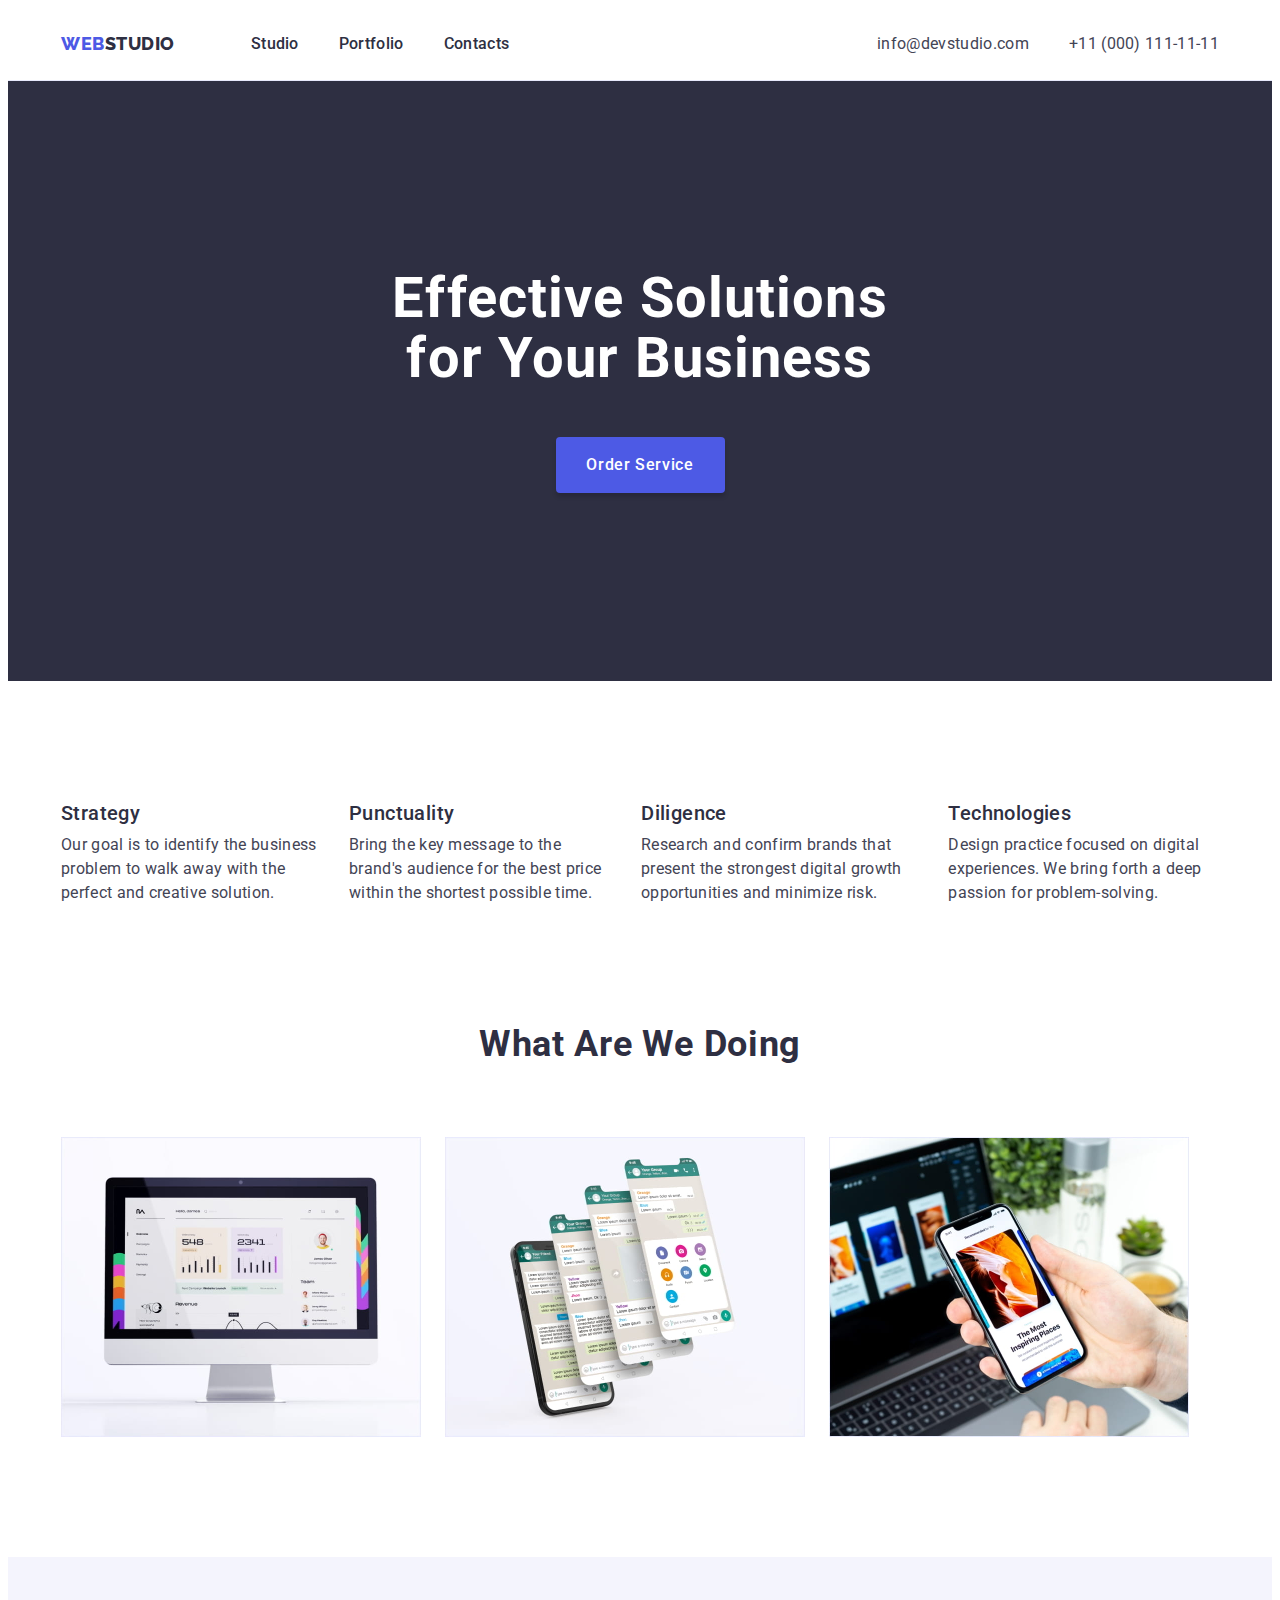
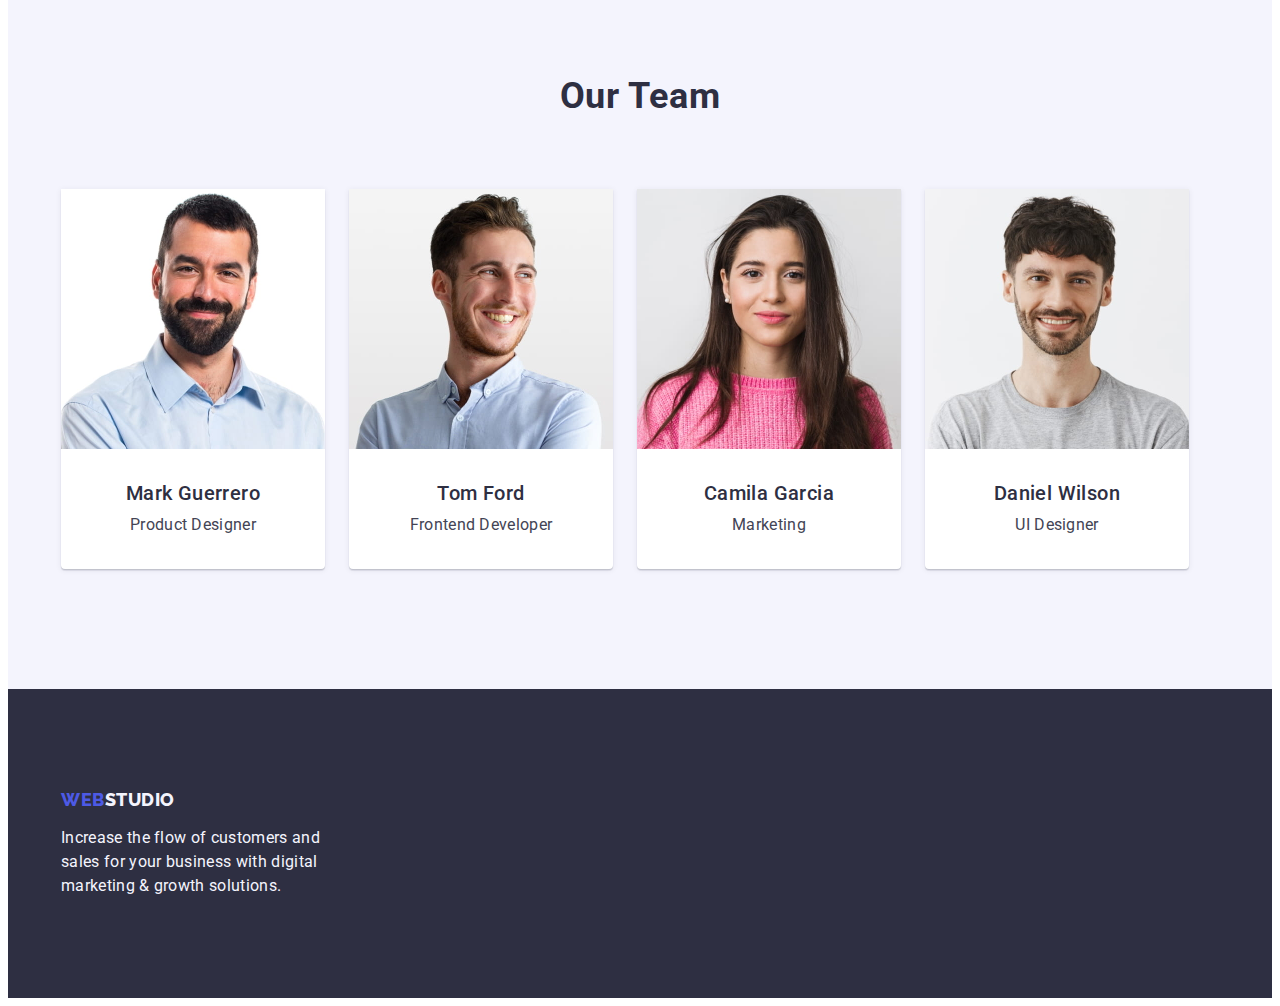
<file: index.html>
<!DOCTYPE html>
<html lang="en">
  <head>
    <meta charset="UTF-8" />
    <meta http-equiv="X-UA-Compatible" content="IE=edge" />
    <meta name="viewport" content="width=device-width, initial-scale=1.0" />
    <title>WebStudio</title>
    <link rel="preconnect" href="https://fonts.googleapis.com" />
    <link rel="preconnect" href="https://fonts.gstatic.com" crossorigin />
    <link
      href="https://fonts.googleapis.com/css2?family=Raleway:wght@800&family=Roboto:wght@400;500;700&display=swap"
      rel="stylesheet"
    />
    <link
      rel="stylesheet"
      href="https://cdnjs.cloudflare.com/ajax/libs/modern-normalize/2.0.0/modern-normalize.min.css"
      integrity="sha512-4xo8blKMVCiXpTaLzQSLSw3KFOVPWhm/TRtuPVc4WG6kUgjH6J03IBuG7JZPkcWMxJ5huwaBpOpnwYElP/m6wg=="
      crossorigin="anonymous"
      referrerpolicy="no-referrer"
    />
    <link rel="stylesheet" href="./css/style.css" />
  </head>

  <body>
    <!-- header -->
    <header class="header">
      <div class="header-container container">
        <nav class="header-nav">
          <a class="logo link" href="./index.html"
            >Web<span class="logo-part-header">Studio</span></a
          >
          <ul class="nav-list list">
            <li><a class="nav-link link" href="./index.html">Studio</a></li>
            <li><a class="nav-link link" href="./portfolio.html">Portfolio</a></li>
            <li><a class="nav-link link" href="">Contacts</a></li>
          </ul>
        </nav>
        <address class="header-contacts">
          <ul class="contacts-list list">
            <li>
              <a class="contacts-item link" href="mailto:info@devstudio.com">info@devstudio.com</a>
            </li>
            <li><a class="contacts-item link" href="tel:+110001111111">+11 (000) 111-11-11</a></li>
          </ul>
        </address>
      </div>
    </header>
    <!-- main -->
    <main>
      <!-- hero -->
      <section class="hero">
        <div class="hero-container container">
          <h1 class="hero-title">Effective Solutions for Your Business</h1>
          <button class="hero-btn" type="button">Order Service</button>
        </div>
      </section>
      <!-- our qualities -->
      <section class="qualities">
        <div class="container">
          <h2 class="visually-hidden">Our qualities</h2>
          <ul class="qualities-list list">
            <li class="qualities-item list-item">
              <h3 class="qualities-title list-title">Strategy</h3>
              <p class="list-text">
                Our goal is to identify the business problem to walk away with the perfect and
                creative solution.
              </p>
            </li>
            <li class="qualities-item list-item">
              <h3 class="qualities-title list-title">Punctuality</h3>
              <p class="list-text">
                Bring the key message to the brand's audience for the best price within the shortest
                possible time.
              </p>
            </li>
            <li class="qualities-item list-item">
              <h3 class="qualities-title list-title">Diligence</h3>
              <p class="list-text">
                Research and confirm brands that present the strongest digital growth opportunities
                and minimize risk.
              </p>
            </li>
            <li class="qualities-item list-item">
              <h3 class="qualities-title list-title">Technologies</h3>
              <p class="list-text">
                Design practice focused on digital experiences. We bring forth a deep passion for
                problem-solving.
              </p>
            </li>
          </ul>
        </div>
      </section>
      <!-- What are we doing -->
      <section class="our-work">
        <div class="container">
          <h2 class="work-title">What are we doing</h2>
          <ul class="work-list list">
            <li class="work-item">
              <img src="./images/our_work1.jpg" alt="Website" width="360" height="300" />
            </li>
            <li class="work-item">
              <img src="./images/our_work2.jpg" alt="Mobile app" width="360" height="300" />
            </li>
            <li class="work-item">
              <img src="./images/our_work3.jpg" alt="Adaptive layout" width="360" height="300" />
            </li>
          </ul>
        </div>
      </section>
      <!-- our team -->
      <section class="our-team">
        <div class="team-container container">
          <h2 class="team-title">Our Team</h2>
          <ul class="team-list list">
            <li class="team-card">
              <img src="./images/card1.jpg" alt="Photocard" width="264" height="260" />
              <div class="card-container">
                <h3 class="teamcard-title list-title">Mark Guerrero</h3>
                <p class="teamcard-text list-text">Product Designer</p>
              </div>
            </li>
            <li class="team-card">
              <img src="./images/card2.jpg" alt="Photocard" width="264" height="260" />
              <div class="card-container">
                <h3 class="teamcard-title list-title">Tom Ford</h3>
                <p class="teamcard-text list-text">Frontend Developer</p>
              </div>
            </li>
            <li class="team-card">
              <img src="./images/card3.jpg" alt="Photocard" width="264" height="260" />
              <div class="card-container">
                <h3 class="teamcard-title list-title">Camila Garcia</h3>
                <p class="teamcard-text list-text">Marketing</p>
              </div>
            </li>
            <li class="team-card">
              <img src="./images/card4.jpg" alt="Photocard" width="264" height="260" />
              <div class="card-container">
                <h3 class="teamcard-title list-title">Daniel Wilson</h3>
                <p class="teamcard-text list-text">UI Designer</p>
              </div>
            </li>
          </ul>
        </div>
      </section>
    </main>
    <!-- footer -->
    <footer class="footer">
      <div class="footer-container container">
        <a class="logo-footer link" href="./index.html"
          >Web<span class="logo-part-footer">Studio</span></a
        >
        <p class="footer-text">
          Increase the flow of customers and sales for your business with digital marketing & growth
          solutions.
        </p>
      </div>
    </footer>
  </body>
</html>
</file>
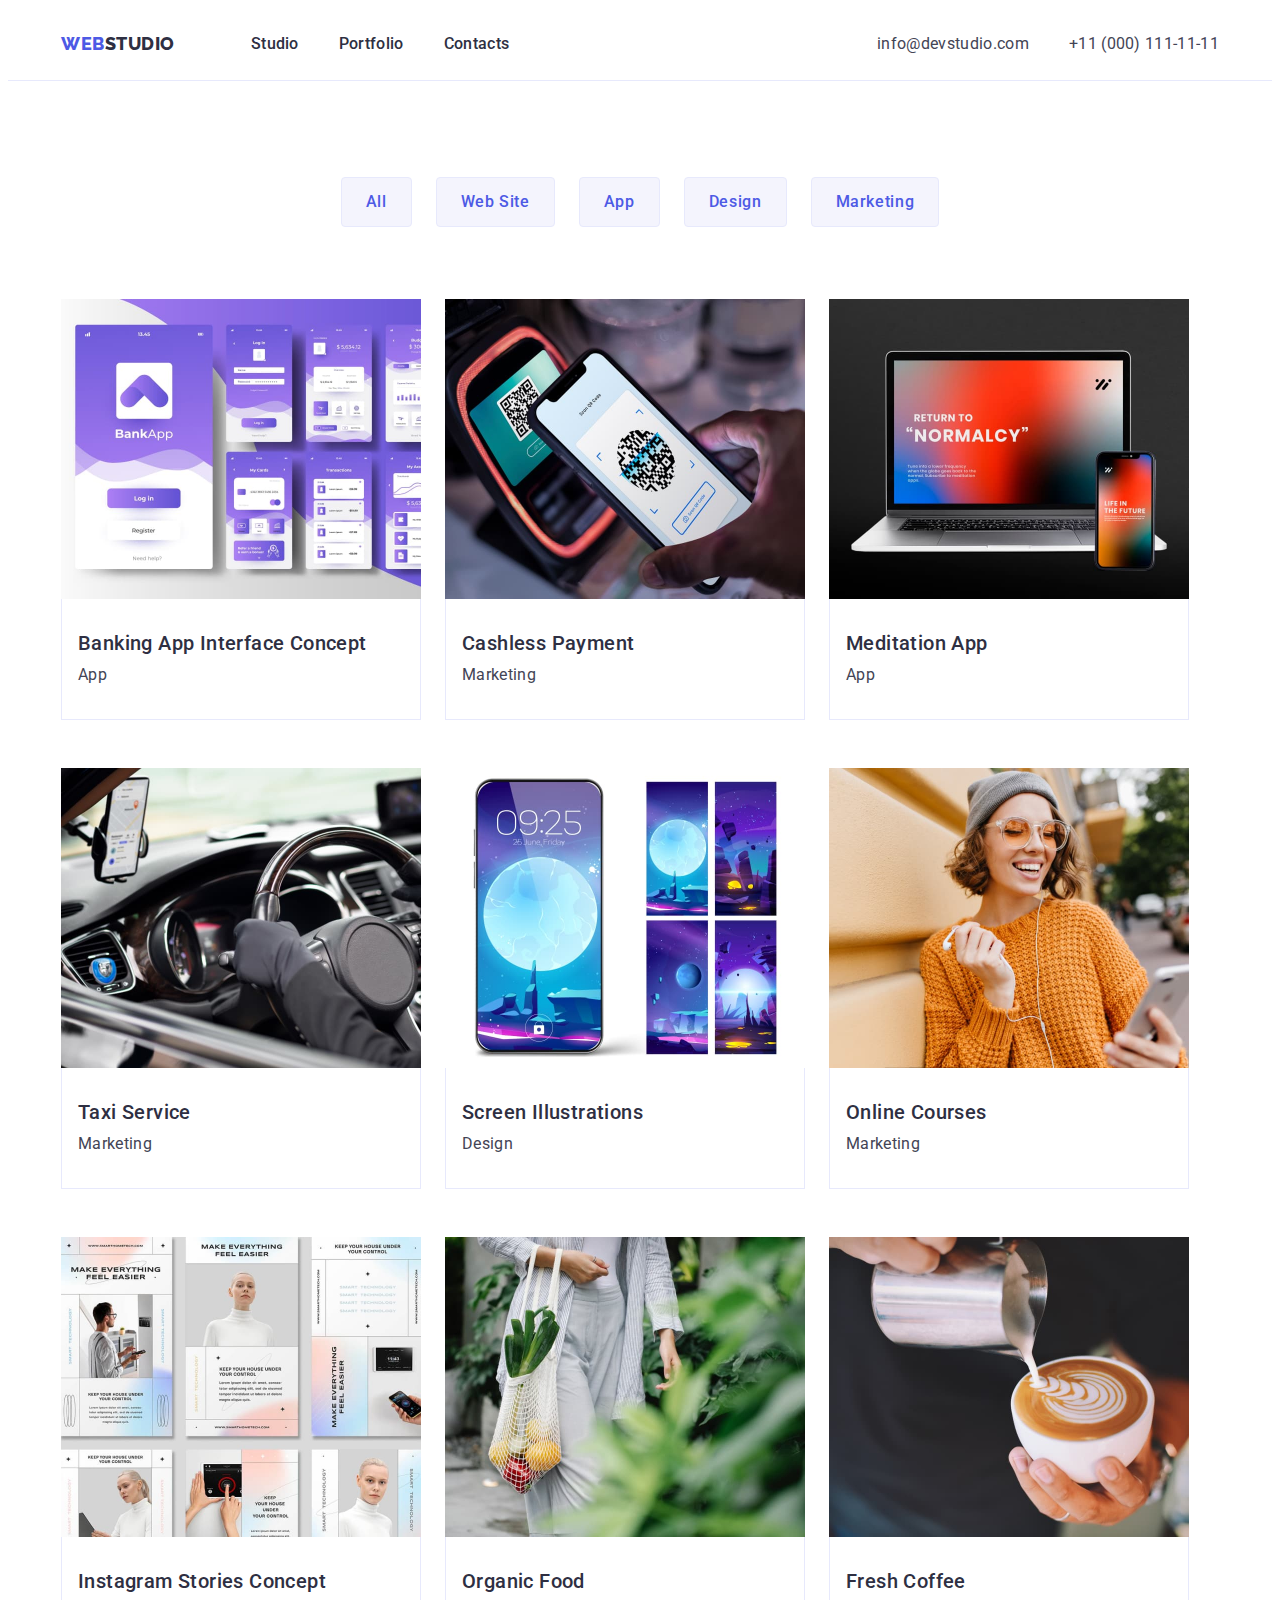
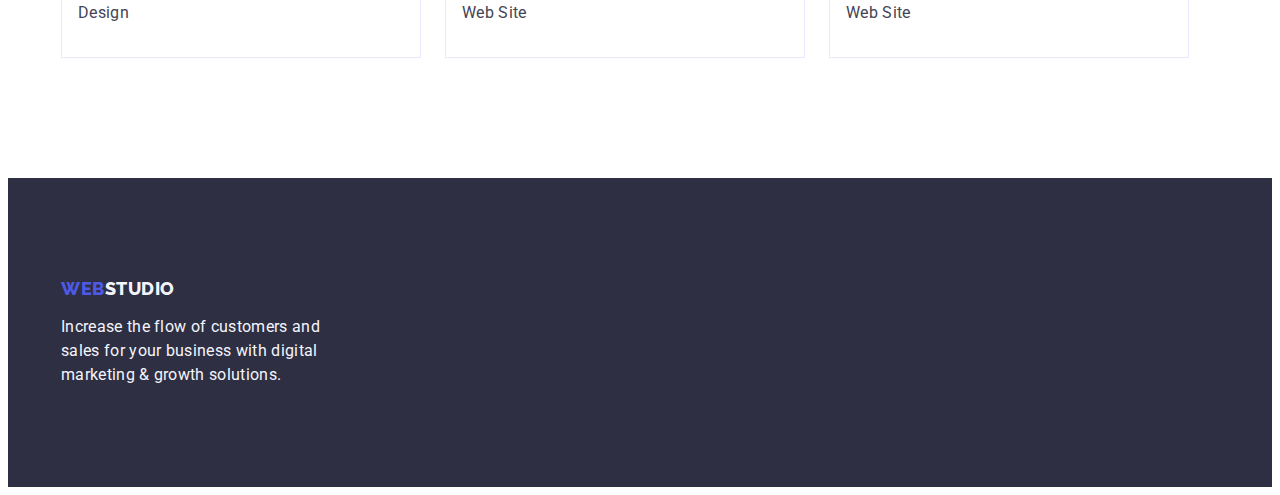
<file: portfolio.html>
<!DOCTYPE html>
<html lang="en">
  <head>
    <meta charset="UTF-8" />
    <meta http-equiv="X-UA-Compatible" content="IE=edge" />
    <meta name="viewport" content="width=device-width, initial-scale=1.0" />
    <title>WebStudio</title>
    <link rel="preconnect" href="https://fonts.googleapis.com" />
    <link rel="preconnect" href="https://fonts.gstatic.com" crossorigin />
    <link
      href="https://fonts.googleapis.com/css2?family=Raleway:wght@800&family=Roboto:wght@400;500;700&display=swap"
      rel="stylesheet"
    />
    <link
      rel="stylesheet"
      href="https://cdnjs.cloudflare.com/ajax/libs/modern-normalize/2.0.0/modern-normalize.min.css"
      integrity="sha512-4xo8blKMVCiXpTaLzQSLSw3KFOVPWhm/TRtuPVc4WG6kUgjH6J03IBuG7JZPkcWMxJ5huwaBpOpnwYElP/m6wg=="
      crossorigin="anonymous"
      referrerpolicy="no-referrer"
    />
    <link rel="stylesheet" href="./css/style.css" />
  </head>

  <body>
    <!-- header -->
    <header class="header">
      <div class="header-container container">
        <nav class="header-nav">
          <a class="logo link" href="./index.html"
            >Web<span class="logo-part-header">Studio</span></a
          >
          <ul class="nav-list list">
            <li><a class="nav-link link" href="./index.html">Studio</a></li>
            <li><a class="nav-link link" href="./portfolio.html">Portfolio</a></li>
            <li><a class="nav-link link" href="">Contacts</a></li>
          </ul>
        </nav>
        <address class="header-contacts">
          <ul class="contacts-list list">
            <li>
              <a class="contacts-item link" href="mailto:info@devstudio.com">info@devstudio.com</a>
            </li>
            <li><a class="contacts-item link" href="tel:+110001111111">+11 (000) 111-11-11</a></li>
          </ul>
        </address>
      </div>
    </header>

    <!-- main -->
    <main>
      <section class="portfolio">
        <div class="container">
          <h1 class="visually-hidden">Projects</h1>
          <ul class="btn-list list">
            <li><button class="filter-btn" type="button">All</button></li>
            <li><button class="filter-btn" type="button">Web Site</button></li>
            <li><button class="filter-btn" type="button">App</button></li>
            <li><button class="filter-btn" type="button">Design</button></li>
            <li><button class="filter-btn" type="button">Marketing</button></li>
          </ul>
          <ul class="portfolio-list list">
            <li class="portfolio-card">
              <a class="portfolio-link link" href=""
                ><img
                  src="./images/portfolio/project-img1.jpg"
                  alt="Photo of banking app"
                  width="360"
                  height="300"
                />
                <div class="portfolio-container">
                  <h2 class="card-title list-title">Banking App Interface Concept</h2>
                  <p class="card-text list-text">App</p>
                </div>
              </a>
            </li>
            <li class="portfolio-card">
              <a class="portfolio-item link" href=""
                ><img
                  src="./images/portfolio/project-img2.jpg"
                  alt="Poto of cashless payment"
                  width="360"
                  height="300"
                />
                <div class="portfolio-container">
                  <h2 class="card-title list-title">Cashless Payment</h2>
                  <p class="card-text list-text">Marketing</p>
                </div>
              </a>
            </li>
            <li class="portfolio-card">
              <a class="portfolio-item link" href=""
                ><img
                  src="./images/portfolio/project-img3.jpg"
                  alt="Photo meditation app"
                  width="360"
                  height="300"
                />
                <div class="portfolio-container">
                  <h2 class="card-title list-title">Meditation App</h2>
                  <p class="card-text list-text">App</p>
                </div>
              </a>
            </li>
            <li class="portfolio-card">
              <a class="portfolio-item link" href=""
                ><img
                  src="./images/portfolio/project-img4.jpg"
                  alt="photo of salon car"
                  width="360"
                  height="300"
                />
                <div class="portfolio-container">
                  <h2 class="card-title list-title">Taxi Service</h2>
                  <p class="card-text list-text">Marketing</p>
                </div>
              </a>
            </li>
            <li class="portfolio-card">
              <a class="portfolio-item link" href=""
                ><img
                  src="./images/portfolio/project-img5.jpg"
                  alt="screensaver of mobile"
                  width="360"
                  height="300"
                />
                <div class="portfolio-container">
                  <h2 class="card-title list-title">Screen Illustrations</h2>
                  <p class="card-text list-text">Design</p>
                </div>
              </a>
            </li>
            <li class="portfolio-card">
              <a class="portfolio-item link" href=""
                ><img
                  src="./images/portfolio/project-img6.jpg"
                  alt="Girl calling online from phone"
                  width="360"
                  height="300"
                />
                <div class="portfolio-container">
                  <h2 class="card-title list-title">Online Courses</h2>
                  <p class="card-text list-text">Marketing</p>
                </div>
              </a>
            </li>
            <li class="portfolio-card">
              <a class="portfolio-item link" href=""
                ><img
                  src="./images/portfolio/project-img7.jpg"
                  alt="Photo instagram page"
                  width="360"
                  height="300"
                />
                <div class="portfolio-container">
                  <h2 class="card-title list-title">Instagram Stories Concept</h2>
                  <p class="card-text list-text">Design</p>
                </div>
              </a>
            </li>
            <li class="portfolio-card">
              <a class="portfolio-item link" href=""
                ><img
                  src="./images/portfolio/project-img8.jpg"
                  alt="Woman with fruits"
                  width="360"
                  height="300"
                />
                <div class="portfolio-container">
                  <h2 class="card-title list-title">Organic Food</h2>
                  <p class="card-text list-text">Web Site</p>
                </div>
              </a>
            </li>
            <li class="portfolio-card">
              <a class="portfolio-item link" href=""
                ><img
                  src="./images/portfolio/project-img9.jpg"
                  alt="Cup off fresh coffee"
                  width="360"
                  height="300"
                />
                <div class="portfolio-container">
                  <h2 class="card-title list-title">Fresh Coffee</h2>
                  <p class="card-text list-text">Web Site</p>
                </div>
              </a>
            </li>
          </ul>
        </div>
      </section>
    </main>

    <!-- footer -->
    <footer class="footer">
      <div class="footer-container container">
        <a class="logo-footer link" href="./index.html"
          >Web<span class="logo-part-footer">Studio</span></a
        >
        <p class="footer-text">
          Increase the flow of customers and sales for your business with digital marketing & growth
          solutions.
        </p>
      </div>
    </footer>
  </body>
</html>
</file>
<file: css/style.css>
:root {
  --primary-brand: #4d5ae5;
  --pressed-state: #404bbf;
  --dark: #2e2f42;
  --success: #31d0aa;
  --text: #434455;
  --subtl-text: #8e8f99;
  --accent: #e7e9fc;
  --light: #f4f4fd;
  --white-background: #ffffff;
  --modal-background: #fcfcfc;
}
h1,
h2,
h3,
h4,
h5,
h6,
p {
  margin-top: 0;
  margin-bottom: 0;
}
body {
  font-family: 'Roboto', sans-serif;
  color: #434455;
  background-color: #ffffff;
}

img {
  display: block;
}

.container {
  width: 100%;
  max-width: 1158px;
  padding: 0 15px;
  margin: 0 auto;
}
/* header */
.link {
  text-decoration: none;
}

.list {
  list-style: none;
  margin-top: 0;
  margin-bottom: 0;
  padding-left: 0;
}
.visually-hidden {
  position: absolute;
  width: 1px;
  height: 1px;
  margin: -1px;
  border: 0;
  padding: 0;
  white-space: nowrap;
  clip-path: inset(100%);
  clip: rect(0 0 0 0);
  overflow: hidden;
}
.header {
  padding: 24px 0;
  border-bottom: 1px solid #e7e9fc;
}
.header-container {
  display: flex;
  align-items: center;
}
.header-nav {
  display: flex;
  align-items: center;
}

.nav-list {
  display: flex;
  gap: 40px;
}
.logo {
  font-family: 'Raleway', sans-serif;
  font-weight: 800;
  font-size: 18px;
  line-height: 1.17;
  letter-spacing: 0.03em;
  text-transform: uppercase;
  color: var(--primary-brand);
  margin-right: 76px;
}

.logo-part-header {
  font-family: 'Raleway', sans-serif;
  font-weight: 800;
  font-size: 18px;
  line-height: 1.17;
  letter-spacing: 0.03em;
  text-transform: uppercase;
  color: var(--dark);
}

.nav-link {
  font-weight: 500;
  font-size: 16px;
  line-height: 1.5;
  letter-spacing: 0.02em;
  color: var(--dark);
  padding: 24px 0;
}

.nav-link:hover,
.nav-link:focus,
.nav-link:active {
  color: #404bbf;
}

.header-contacts {
  font-style: normal;
  margin-left: auto;
}

.contacts-list {
  display: flex;
  gap: 40px;
}

.contacts-item {
  font-size: 16px;
  line-height: 1.5;
  letter-spacing: 0.02em;
  color: var(--text);
  text-decoration: none;
}

.contacts-item:hover,
.contacts-item:focus {
  color: var(--pressed-state);
}

/* main */
/* hero */
.hero {
  background-color: var(--dark);
  padding-top: 188px;
  padding-bottom: 188px;
}

.hero-title {
  text-align: center;
  font-weight: 700;
  font-size: 56px;
  line-height: 1.07;
  letter-spacing: 0.02em;
  color: var(--white-background);
  max-width: 496px;
  margin: 0 auto 48px;
}

.hero-btn {
  font-family: 'Roboto', sans-serif;
  background-color: var(--primary-brand);
  font-weight: 500;
  font-size: 16px;
  line-height: 1.5;
  letter-spacing: 0.04em;
  color: var(--white-background);
  cursor: pointer;
  border-radius: 4px;
  box-shadow: 0px 4px 4px rgba(0, 0, 0, 0.15);
  min-width: 169px;
  height: 56px;
  margin-left: auto;
  margin-right: auto;
  border: none;
  display: block;
}

.hero-btn:hover,
.hero-btn:focus {
  background-color: var(--pressed-state);
}

/* our qualities */
.qualities {
  padding: 120px 0;
}
.qualities-list {
  display: flex;
  gap: 24px;
}
.qualities-item {
  min-width: 264px;
}
.qualities-title {
  margin-bottom: 8px;
}
.list-title {
  font-weight: 500;
  font-size: 20px;
  line-height: 1.2;
  letter-spacing: 0.02em;
  color: var(--dark);
}

.list-text {
  font-size: 16px;
  line-height: 1.5;
  letter-spacing: 0.02em;
  color: var(--text);
}

/* What are we doing */
.our-work {
  padding-bottom: 120px;
}
.work-title {
  text-align: center;
  font-weight: 700;
  font-size: 36px;
  line-height: 1.11;
  letter-spacing: 0.02em;
  text-transform: capitalize;
  color: var(--dark);
  margin-bottom: 72px;
}
.work-list {
  display: flex;
  gap: 24px;
}
/* our team */

.our-team {
  background-color: var(--light);
  padding: 120px 0;
}

.team-title {
  text-align: center;
  font-weight: 700;
  font-size: 36px;
  line-height: 1.11;
  letter-spacing: 0.02em;
  text-transform: capitalize;
  color: var(--dark);
  margin-bottom: 72px;
}
.team-list {
  display: flex;
  gap: 24px;
}
.team-card {
  background: var(--white-background);
  box-shadow: 0px 1px 6px rgba(46, 47, 66, 0.08), 0px 1px 1px rgba(46, 47, 66, 0.16),
    0px 2px 1px rgba(46, 47, 66, 0.08);
  border-radius: 0px 0px 4px 4px;
}
.card-container {
  padding: 32px 16px;
}
.teamcard-title {
  text-align: center;
  margin-bottom: 8px;
}
.teamcard-text {
  text-align: center;
}
/* footer */
.footer {
  background-color: var(--dark);
  padding: 100px 0;
}
.logo-footer {
  font-family: 'Raleway', sans-serif;
  font-weight: 800;
  font-size: 18px;
  line-height: 1.17;
  letter-spacing: 0.03em;
  text-transform: uppercase;
  color: var(--primary-brand);
  margin-right: 76px;
  display: inline-block;
  margin-bottom: 16px;
}
.logo-part-footer {
  font-family: 'Raleway', sans-serif;
  font-weight: 800;
  font-size: 18px;
  line-height: 1.17;
  letter-spacing: 0.03em;
  text-transform: uppercase;
  color: var(--light);
}

.footer-text {
  font-size: 16px;
  line-height: 1.5;
  letter-spacing: 0.02em;
  color: var(--light);
  width: 264px;
  height: 72px;
}

/* portfolo page */

.portfolio {
  padding-top: 96px;
  padding-bottom: 120px;
}

.btn-list {
  display: flex;
  gap: 24px;
  margin-bottom: 72px;
  justify-content: center;
}

.filter-btn {
  font-family: 'Roboto', sans-serif;
  background-color: var(--light);
  border: 1px solid var(--accent);
  font-weight: 500;
  font-size: 16px;
  line-height: 1.5;
  text-align: center;
  letter-spacing: 0.04em;
  color: var(--primary-brand);
  cursor: pointer;
  padding: 12px 24px;
  border-radius: 4px;
}

.filter-btn:focus,
.filter-btn:hover {
  background-color: var(--pressed-state);
  color: var(--white-background);
  border: 1px solid transparent;
}

.portfolio-list {
  display: flex;
  row-gap: 48px;
  column-gap: 24px;
  flex-wrap: wrap;
}
.portfolio-card {
  max-width: calc((100% - 48px) / 3);
  background: #ffffff;
  overflow: hidden;
}
.portfolio-container {
  padding: 32px 16px;
  border: 1px solid #e7e9fc;
  border-top: none;
}
.card-title {
  text-align: start;
  margin-bottom: 8px;
}

.card-text {
  text-align: start;
}
</file>
